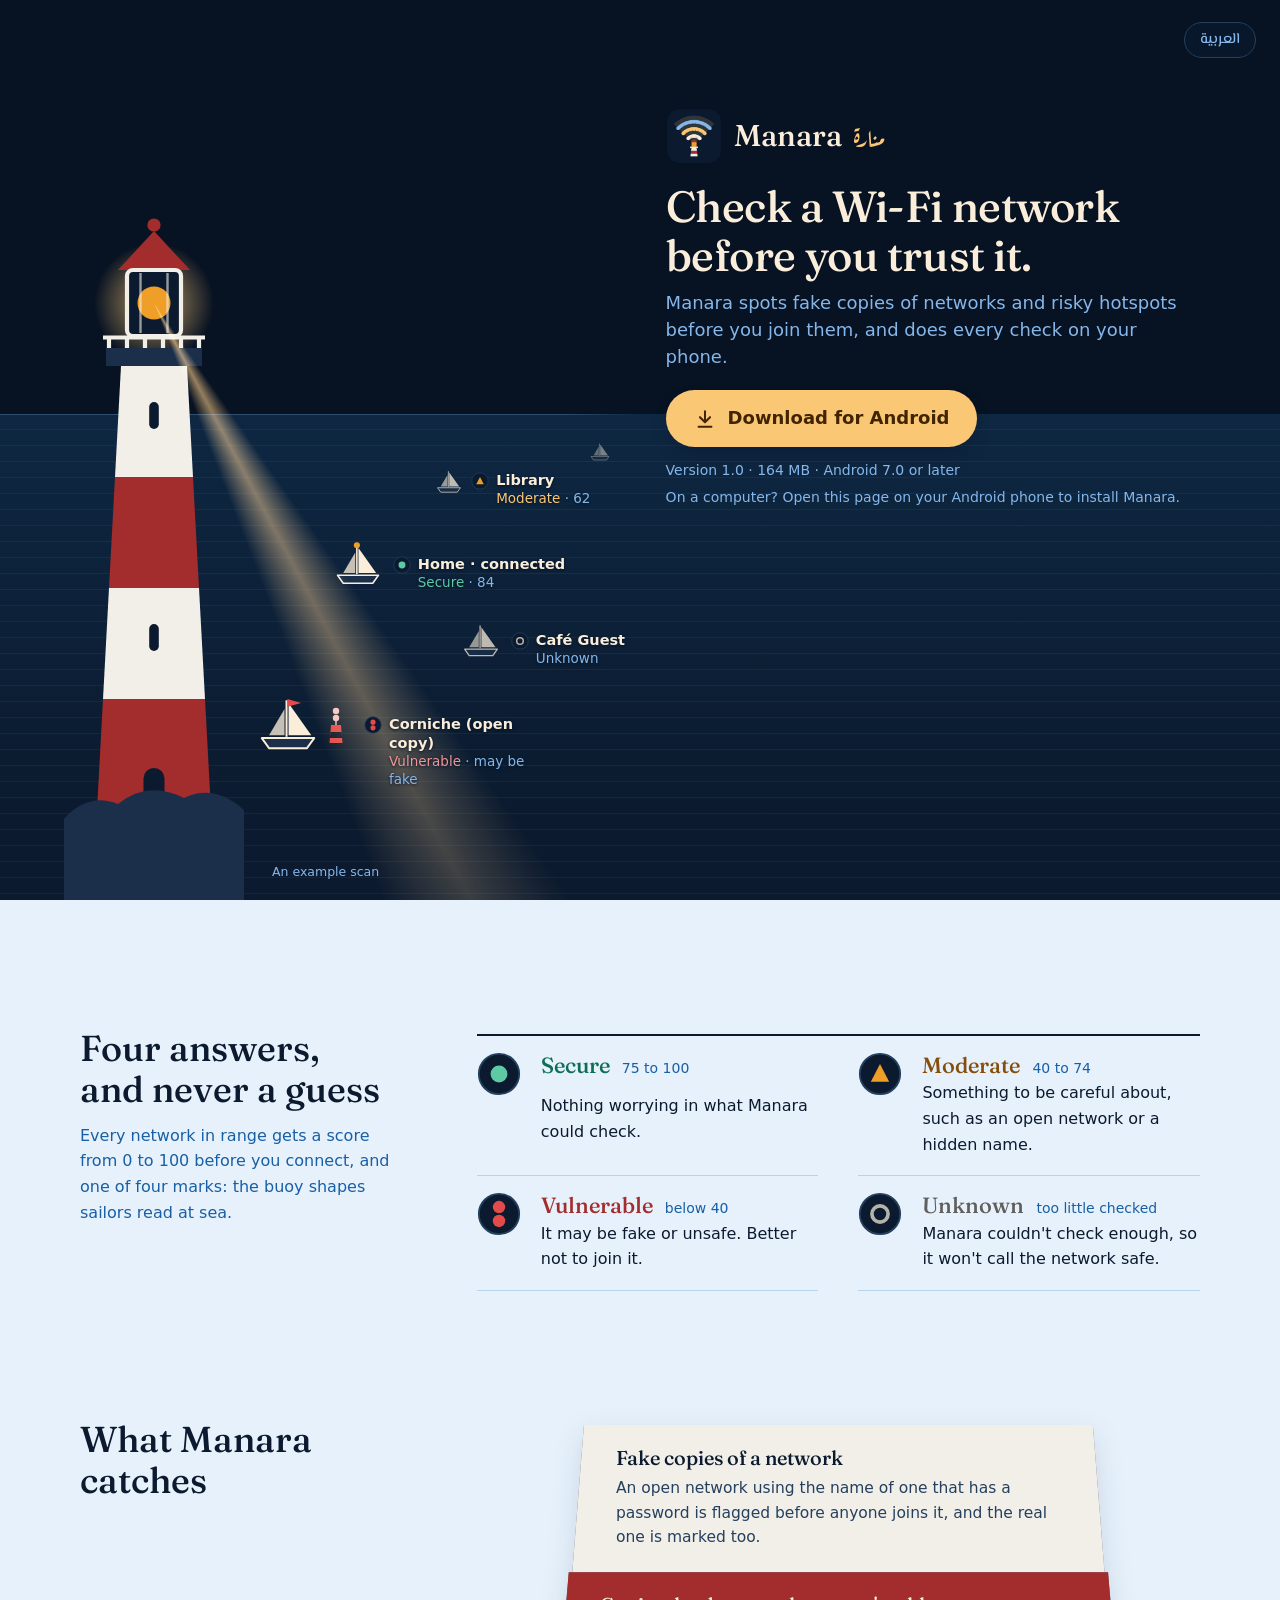
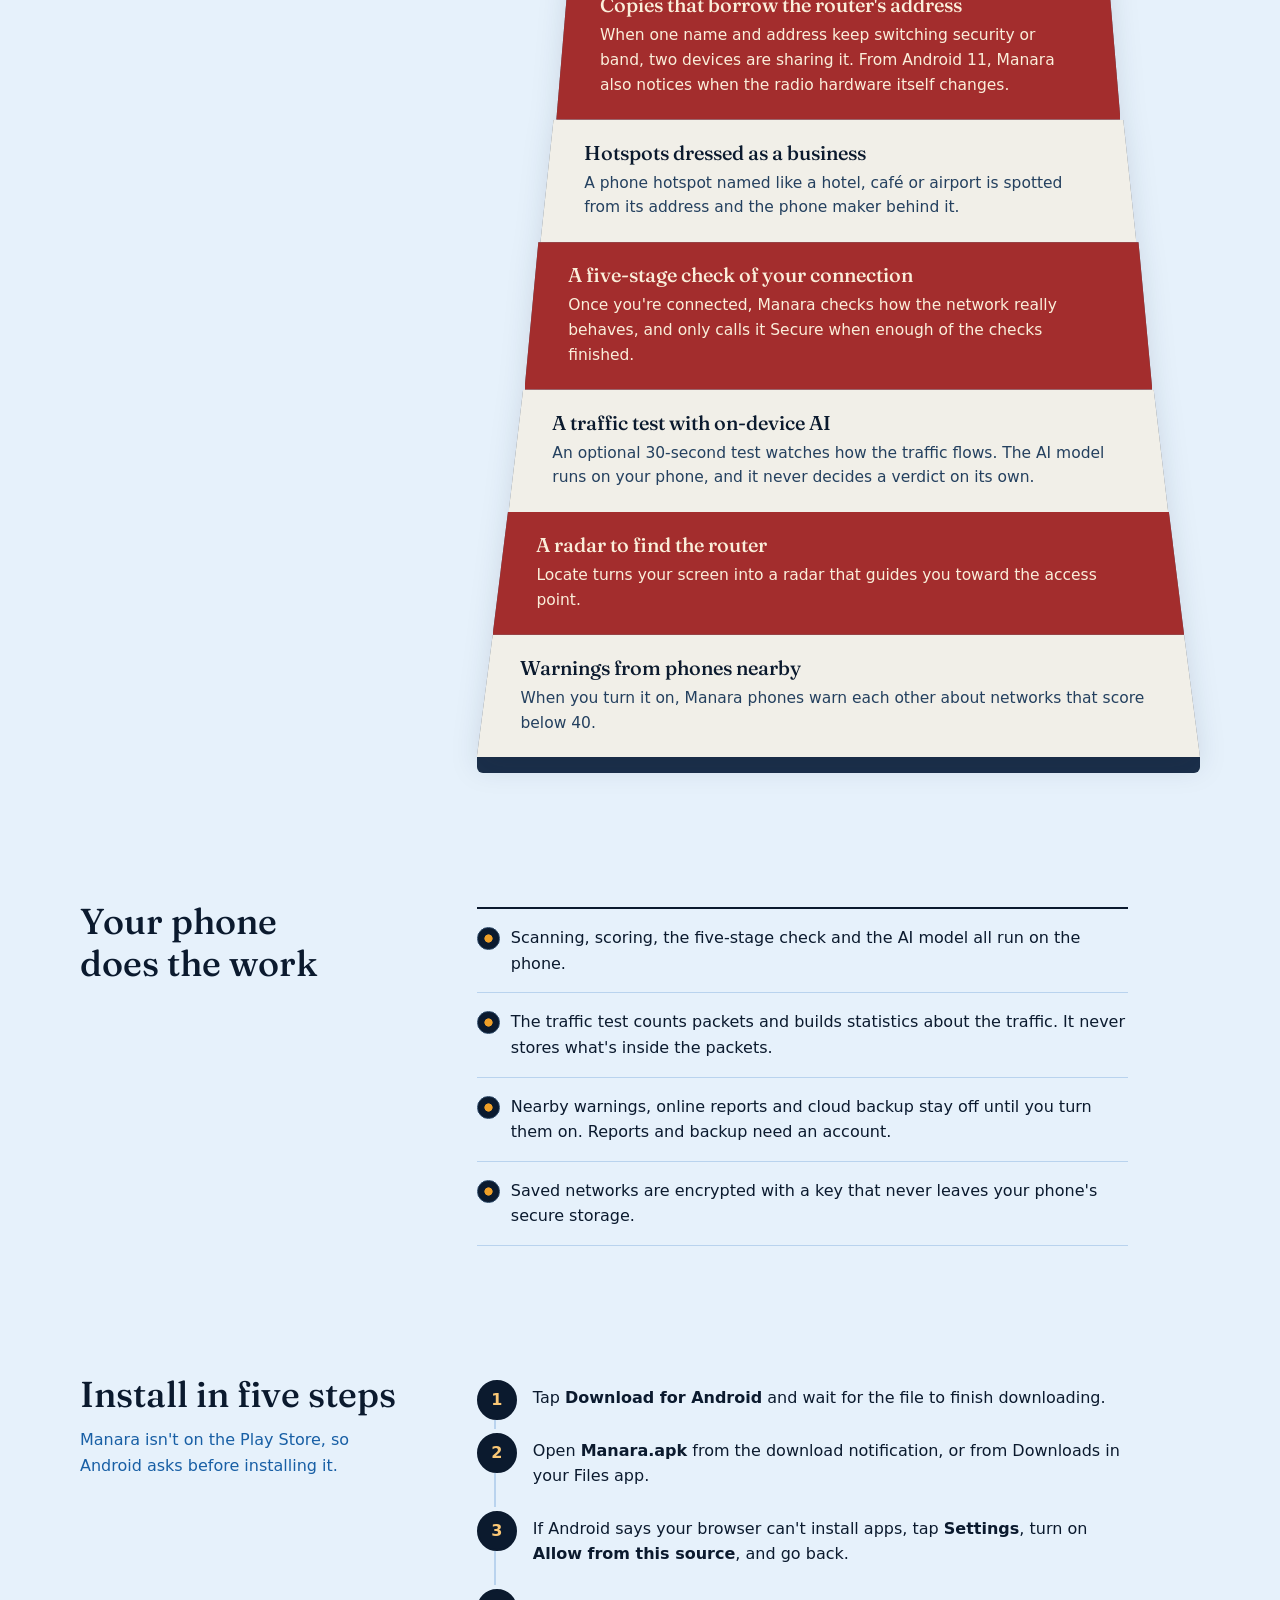
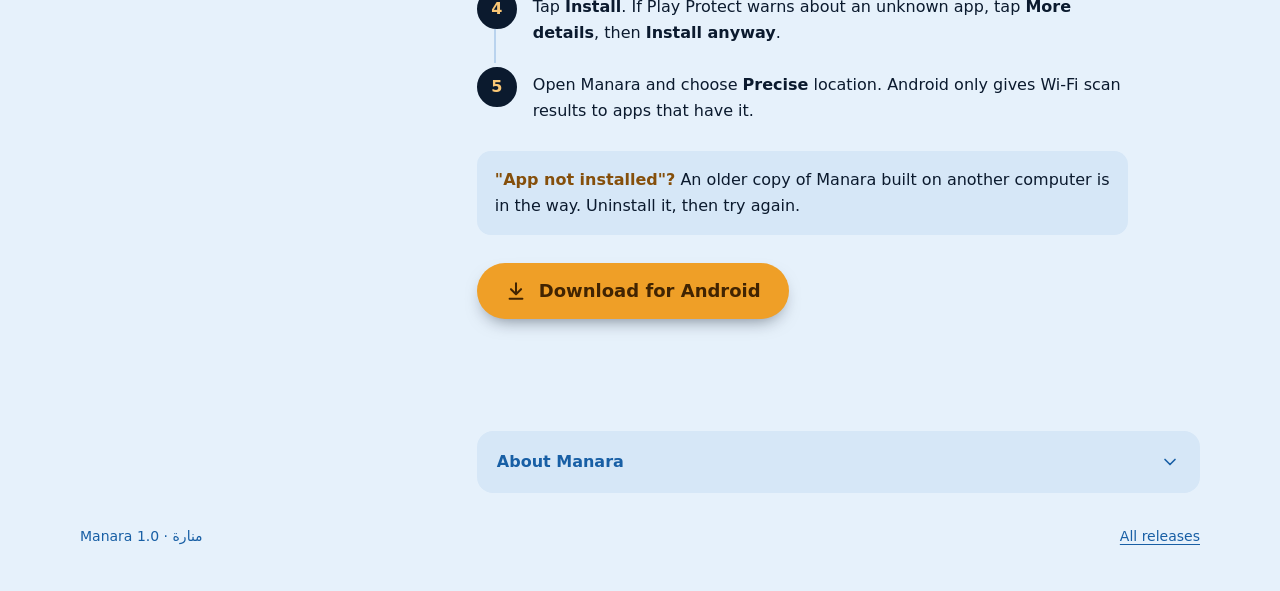
<file: index.html>
<!doctype html>
<html lang="en" dir="ltr">
<head>
  <meta charset="utf-8" />
  <meta name="viewport" content="width=device-width, initial-scale=1" />
  <title>Manara: check a Wi-Fi network before you trust it</title>
  <meta name="description" content="Manara is a Wi-Fi security scanner for Android. It spots fake copies of networks and risky hotspots before you join, and does every check on your phone." />
  <meta name="theme-color" content="#071222" />
  <link rel="icon" type="image/png" href="logo.png" />
  <script>
    // Open in the phone's language. A choice made with the language switch wins.
    (function () {
      var saved = null;
      try { saved = localStorage.getItem("manara-lang"); } catch (e) {}
      if (saved === "en") return;
      var lang = (navigator.languages && navigator.languages[0]) || navigator.language || "";
      if (saved === "ar" || /^ar(-|$)/i.test(lang)) location.replace("ar.html" + location.hash);
    })();
  </script>
  <link rel="preload" href="fonts/fraunces-500.woff" as="font" type="font/woff" crossorigin />
  <link rel="stylesheet" href="style.css" />
</head>
<body>
  <svg width="0" height="0" style="position:absolute" aria-hidden="true" focusable="false">
    <defs>
      <symbol id="boat" viewBox="0 0 44 40">
        <path d="M21 5v25" stroke="currentColor" stroke-width="1.4" />
        <path d="M22.4 7 22.4 29H38Z" fill="currentColor" />
        <path d="M19.6 11 19.6 29H9Z" fill="currentColor" opacity=".78" />
        <path d="M4 31h36l-5 7H9Z" fill="#1B2F4A" stroke="currentColor" stroke-width="1.4" stroke-linejoin="round" />
      </symbol>
      <symbol id="m-secure" viewBox="0 0 24 24"><circle cx="12" cy="12" r="11" fill="#0B1A2E" stroke="#24405F" /><circle cx="12" cy="12" r="4.6" fill="#5DCAA5" /></symbol>
      <symbol id="m-moderate" viewBox="0 0 24 24"><circle cx="12" cy="12" r="11" fill="#0B1A2E" stroke="#24405F" /><path d="M12 6.6 17 16.2H7Z" fill="#EF9F27" /></symbol>
      <symbol id="m-vulnerable" viewBox="0 0 24 24"><circle cx="12" cy="12" r="11" fill="#0B1A2E" stroke="#24405F" /><circle cx="12" cy="8.2" r="3.4" fill="#E24B4A" /><circle cx="12" cy="15.8" r="3.4" fill="#E24B4A" /></symbol>
      <symbol id="m-unknown" viewBox="0 0 24 24"><circle cx="12" cy="12" r="11" fill="#0B1A2E" stroke="#24405F" /><circle cx="12" cy="12" r="4.4" fill="none" stroke="#B4B2A9" stroke-width="2" /></symbol>
      <symbol id="i-download" viewBox="0 0 24 24"><path d="M12 3.5v11.5M6.5 10l5.5 5.5 5.5-5.5M5 20.5h14" fill="none" stroke="currentColor" stroke-width="2.2" stroke-linecap="round" stroke-linejoin="round" /></symbol>
      <symbol id="i-chevron" viewBox="0 0 24 24"><path d="m6 9 6 6 6-6" fill="none" stroke="currentColor" stroke-width="2" stroke-linecap="round" stroke-linejoin="round" /></symbol>
    </defs>
  </svg>

  <header class="hero">
    <a class="lang-switch" href="ar.html" lang="ar" hreflang="ar" data-lang="ar">العربية</a>
    <figure class="scene">
      <div class="art" aria-hidden="true">
        <div class="sea"></div>
        <svg class="lighthouse" viewBox="0 0 60 240">
          <defs><radialGradient id="glow"><stop offset="0" stop-color="#FAC775" stop-opacity=".75" /><stop offset="1" stop-color="#FAC775" stop-opacity="0" /></radialGradient></defs>
          <circle cx="30" cy="41" r="20" fill="url(#glow)" />
          <path d="M18 30 30 17 42 30Z" fill="#A32D2D" /><circle cx="30" cy="15" r="2.2" fill="#A32D2D" />
          <rect x="21" y="30" width="18" height="22" rx="2" fill="#0B1A2E" stroke="#F1EFE8" stroke-width="1.4" />
          <circle cx="30" cy="41" r="5.5" fill="#EF9F27" />
          <path d="M25.5 31v20M34.5 31v20" stroke="#F1EFE8" stroke-width=".8" opacity=".6" />
          <path d="M13 52.5h34M15 52.5v4M21 52.5v4M27 52.5v4M33 52.5v4M39 52.5v4M45 52.5v4" stroke="#F1EFE8" stroke-width="1.4" />
          <rect x="14" y="56" width="32" height="6" fill="#1B2F4A" />
          <path d="M19 62h22l2 37H17Z" fill="#F1EFE8" />
          <path d="M17 99h26l2 37H15Z" fill="#A32D2D" />
          <path d="M15 136h30l2 37H13Z" fill="#F1EFE8" />
          <path d="M13 173h34l2 37H11Z" fill="#A32D2D" />
          <rect x="28.4" y="74" width="3.2" height="9" rx="1.6" fill="#0B1A2E" /><rect x="28.4" y="148" width="3.2" height="9" rx="1.6" fill="#0B1A2E" />
          <rect x="26.5" y="196" width="7" height="14" rx="3.5" fill="#0B1A2E" />
          <path d="M0 240v-27q8-9 18-5 10-8 22-2 10-5 20 4v30Z" fill="#1B2F4A" />
        </svg>
        <svg class="boat far b-far" viewBox="0 0 44 40"><use href="#boat" /></svg>
        <svg class="boat mid b-library" viewBox="0 0 44 40"><use href="#boat" /></svg>
        <svg class="boat b-home" viewBox="0 0 44 40"><use href="#boat" /><circle cx="21" cy="4.6" r="2.7" fill="#EF9F27" /></svg>
        <svg class="boat mid b-cafe" viewBox="0 0 44 40"><use href="#boat" /></svg>
        <svg class="boat b-copy" viewBox="0 0 44 40"><use href="#boat" /><path d="M21.6 4.2 31 6.8l-9.4 2.6Z" fill="#E24B4A" /></svg>
        <svg class="buoy b-buoy" viewBox="0 0 16 40"><circle cx="8" cy="4" r="3.2" fill="#F7C1C1" /><circle cx="8" cy="11" r="3.2" fill="#F7C1C1" /><path d="M8 14v4" stroke="#F7C1C1" stroke-width="1.4" /><path d="M3 18h10l1.5 18h-13Z" fill="#E24B4A" /><path d="M2.4 25h11.2l.5 6H1.9Z" fill="#0B1A2E" /></svg>
        <div class="beam"></div>
      </div>
      <ul class="tags" aria-hidden="true">
        <li class="tag t-library"><svg><use href="#m-moderate" /></svg><span><b>Library</b><span class="v-moderate">Moderate</span> · <span class="num">62</span></span></li>
        <li class="tag t-home"><svg><use href="#m-secure" /></svg><span><b>Home · connected</b><span class="v-secure">Secure</span> · <span class="num">84</span></span></li>
        <li class="tag t-cafe"><svg><use href="#m-unknown" /></svg><span><b>Café Guest</b>Unknown</span></li>
        <li class="tag t-copy"><svg><use href="#m-vulnerable" /></svg><span><b>Corniche (open copy)</b><span class="v-vulnerable">Vulnerable</span> · may be fake</span></li>
      </ul>
      <figcaption>An example scan<span class="sr-only">: Manara's beam passes over networks drawn as boats. Home is Secure, the Library is Moderate, Café Guest is Unknown, and an open copy of Corniche is Vulnerable because it may be fake.</span></figcaption>
    </figure>
  </header>

  <main>
    <div class="gallery wrap">
      <div class="railing" aria-hidden="true"></div>
      <div class="card">
        <p class="lockup"><img src="logo.png" alt="" width="56" height="56" /><span lang="en">Manara</span><span lang="ar">منارة</span></p>
        <h1>Check a Wi-Fi network before you trust it.</h1>
        <p class="lede lede-short">Every check runs on your phone.</p>
        <p class="lede lede-long">Manara spots fake copies of networks and risky hotspots before you join them, and does every check on your phone.</p>
        <a class="download" href="https://github.com/MohammedAbdullah26/manara-website/releases/latest/download/Manara.apk" type="application/vnd.android.package-archive">
          <svg aria-hidden="true"><use href="#i-download" /></svg>Download for Android
        </a>
        <!-- UPDATE when a new APK is released: version and size (also in ar.html). -->
        <p class="meta">Version <span class="num">1.0</span> · <span class="num">164</span> MB · Android <span class="num">7.0</span> or later</p>
        <p class="hint">On a computer? Open this page on your Android phone to install Manara.</p>
      </div>
    </div>

    <section class="wrap" aria-labelledby="answers">
      <div class="head">
        <h2 id="answers">Four answers, and never a guess</h2>
        <p class="intro">Every network in range gets a score from 0 to 100 before you connect, and one of four marks: the buoy shapes sailors read at sea.</p>
      </div>
      <div class="content">
        <ul class="legend">
          <li class="secure"><svg aria-hidden="true"><use href="#m-secure" /></svg><h3>Secure <small class="num">75 to 100</small></h3><p>Nothing worrying in what Manara could check.</p></li>
          <li class="moderate"><svg aria-hidden="true"><use href="#m-moderate" /></svg><h3>Moderate <small class="num">40 to 74</small></h3><p>Something to be careful about, such as an open network or a hidden name.</p></li>
          <li class="vulnerable"><svg aria-hidden="true"><use href="#m-vulnerable" /></svg><h3>Vulnerable <small class="num">below 40</small></h3><p>It may be fake or unsafe. Better not to join it.</p></li>
          <li class="unknown"><svg aria-hidden="true"><use href="#m-unknown" /></svg><h3>Unknown <small>too little checked</small></h3><p>Manara couldn't check enough, so it won't call the network safe.</p></li>
        </ul>
      </div>
    </section>

    <section class="wrap" aria-labelledby="catches">
      <div class="head">
        <h2 id="catches">What Manara catches</h2>
      </div>
      <div class="content">
        <ul class="tower">
          <li style="--i:1"><h3>Fake copies of a network</h3><p>An open network using the name of one that has a password is flagged before anyone joins it, and the real one is marked too.</p></li>
          <li style="--i:2"><h3>Copies that borrow the router's address</h3><p>When one name and address keep switching security or band, two devices are sharing it. From Android 11, Manara also notices when the radio hardware itself changes.</p></li>
          <li style="--i:3"><h3>Hotspots dressed as a business</h3><p>A phone hotspot named like a hotel, café or airport is spotted from its address and the phone maker behind it.</p></li>
          <li style="--i:4"><h3>A five-stage check of your connection</h3><p>Once you're connected, Manara checks how the network really behaves, and only calls it Secure when enough of the checks finished.</p></li>
          <li style="--i:5"><h3>A traffic test with on-device AI</h3><p>An optional 30-second test watches how the traffic flows. The AI model runs on your phone, and it never decides a verdict on its own.</p></li>
          <li style="--i:6"><h3>A radar to find the router</h3><p>Locate turns your screen into a radar that guides you toward the access point.</p></li>
          <li style="--i:7"><h3>Warnings from phones nearby</h3><p>When you turn it on, Manara phones warn each other about networks that score below 40.</p></li>
        </ul>
        <div class="tower-base" aria-hidden="true"></div>
      </div>
    </section>

    <section class="wrap" aria-labelledby="privacy">
      <div class="head">
        <h2 id="privacy">Your phone does the work</h2>
      </div>
      <div class="content">
        <ul class="facts">
          <li>Scanning, scoring, the five-stage check and the AI model all run on the phone.</li>
          <li>The traffic test counts packets and builds statistics about the traffic. It never stores what's inside the packets.</li>
          <li>Nearby warnings, online reports and cloud backup stay off until you turn them on. Reports and backup need an account.</li>
          <li>Saved networks are encrypted with a key that never leaves your phone's secure storage.</li>
        </ul>
      </div>
    </section>

    <section class="wrap" aria-labelledby="install">
      <div class="head">
        <h2 id="install">Install in five steps</h2>
        <p class="intro">Manara isn't on the Play Store, so Android asks before installing it.</p>
      </div>
      <div class="content">
        <ol class="steps">
          <li><p>Tap <strong>Download for Android</strong> and wait for the file to finish downloading.</p></li>
          <li><p>Open <strong>Manara.apk</strong> from the download notification, or from Downloads in your Files app.</p></li>
          <li><p>If Android says your browser can't install apps, tap <strong>Settings</strong>, turn on <strong>Allow from this source</strong>, and go back.</p></li>
          <li><p>Tap <strong>Install</strong>. If Play Protect warns about an unknown app, tap <strong>More details</strong>, then <strong>Install anyway</strong>.</p></li>
          <li><p>Open Manara and choose <strong>Precise</strong> location. Android only gives Wi-Fi scan results to apps that have it.</p></li>
        </ol>
        <p class="note"><strong>"App not installed"?</strong> An older copy of Manara built on another computer is in the way. Uninstall it, then try again.</p>
        <a class="download close" href="https://github.com/MohammedAbdullah26/manara-website/releases/latest/download/Manara.apk" type="application/vnd.android.package-archive">
          <svg aria-hidden="true"><use href="#i-download" /></svg>Download for Android
        </a>
      </div>
    </section>

    <div class="wrap about">
      <details class="fog">
        <summary>About Manara<svg aria-hidden="true"><use href="#i-chevron" /></svg></summary>
        <div class="body">
          <p>Manara is a Senior Design Project (<span class="num">2026</span>) by team SDP-G25 at Qatar University, Department of Computer Science and Engineering, College of Engineering.</p>
          <p>Supervisor: Dr. Mucahid Kutlu</p>
          <p>Team:</p>
          <ul>
            <li>Mohammed Abdullah</li>
            <li>Elfadil Ahmed</li>
            <li>Ahmed Laghdaf</li>
            <li>Faisal Bu-Shawareb</li>
          </ul>
        </div>
      </details>
    </div>
  </main>

  <footer class="wrap">
    <span>Manara <span class="num">1.0</span> · <span lang="ar">منارة</span></span>
    <a href="https://github.com/MohammedAbdullah26/manara-website/releases">All releases</a>
  </footer>

  <script>
    if (!/Android/i.test(navigator.userAgent)) document.documentElement.classList.add("not-android");
    // Remember the language the visitor picks.
    document.querySelectorAll("[data-lang]").forEach(function (a) {
      a.addEventListener("click", function () { try { localStorage.setItem("manara-lang", a.dataset.lang); } catch (e) {} });
    });
  </script>
</body>
</html>
</file>
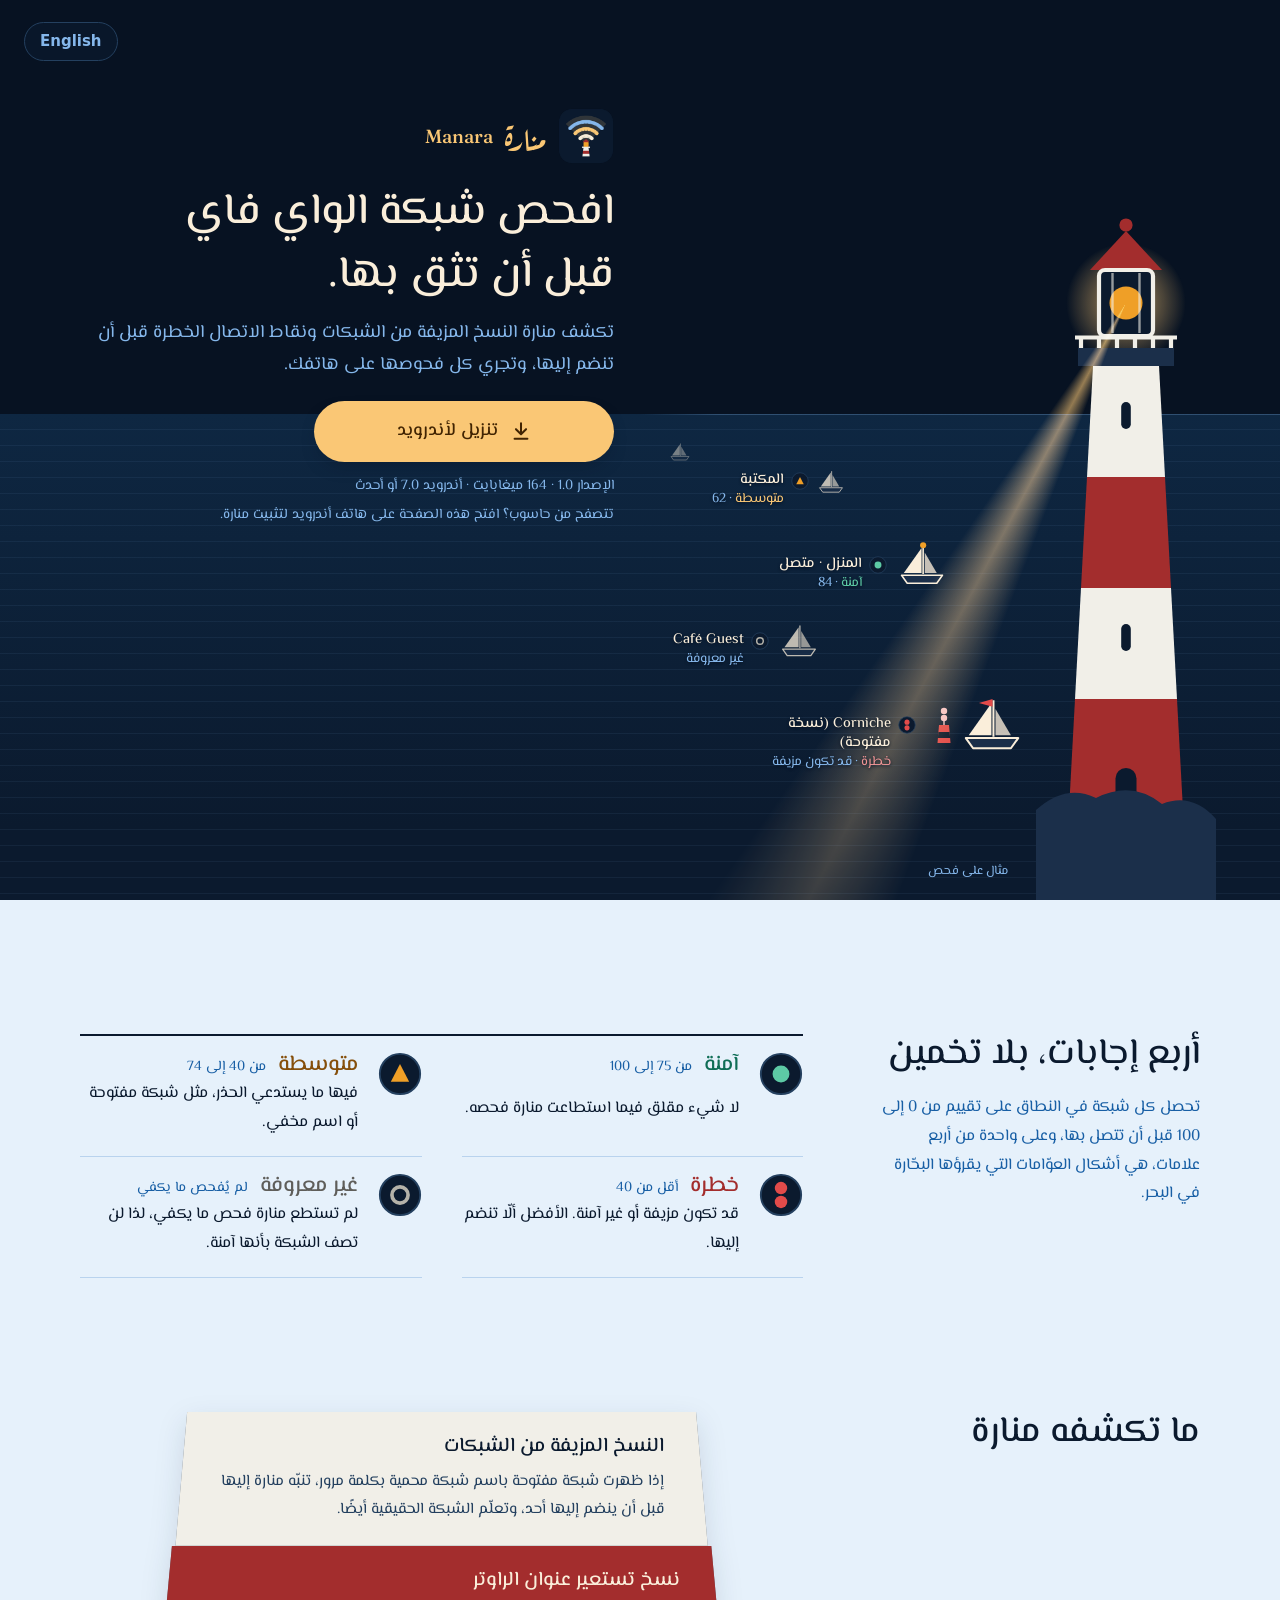
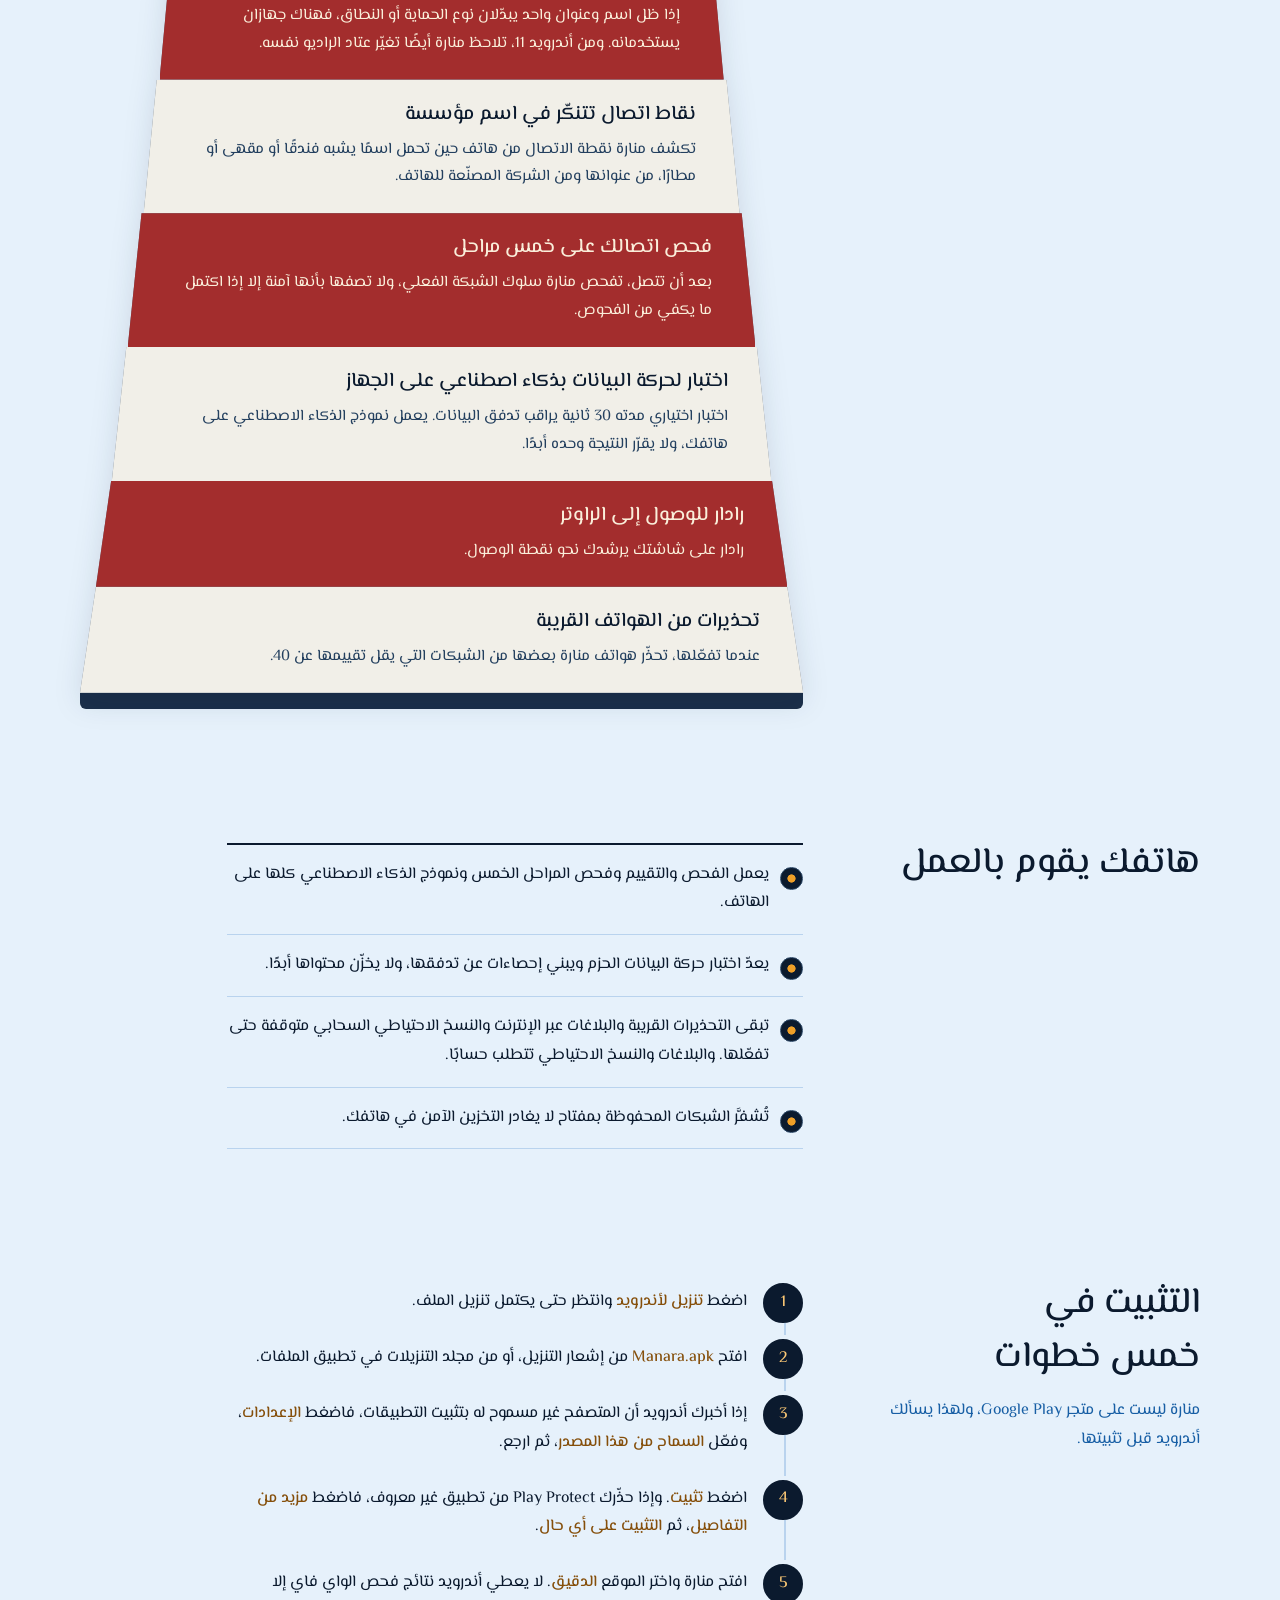
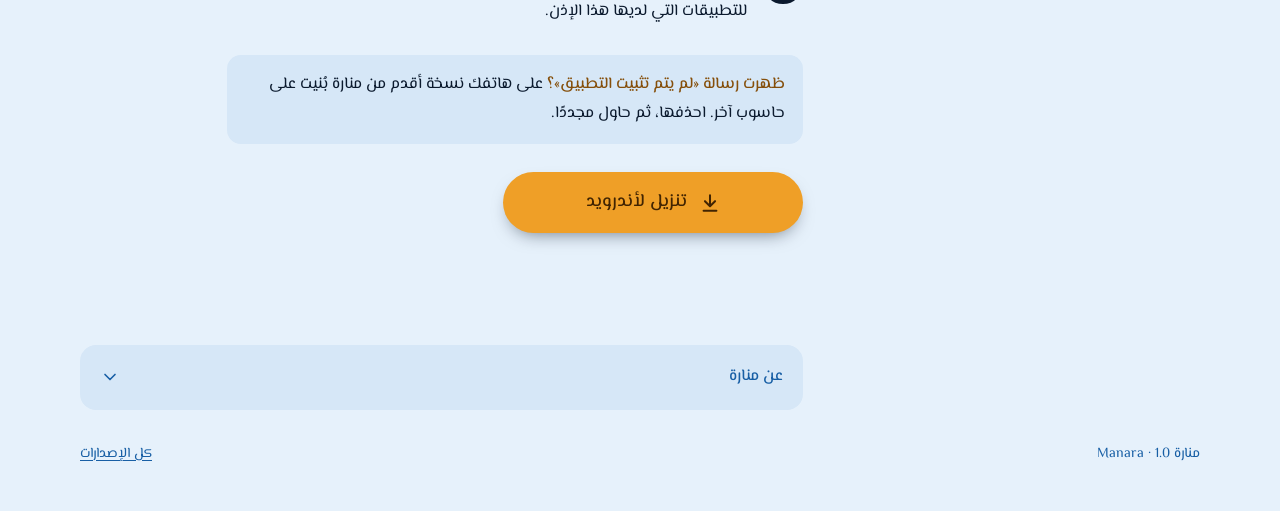
<file: ar.html>
<!doctype html>
<html lang="ar" dir="rtl">
<head>
  <meta charset="utf-8" />
  <meta name="viewport" content="width=device-width, initial-scale=1" />
  <title>منارة: افحص شبكة الواي&nbsp;فاي قبل أن تثق بها</title>
  <meta name="description" content="منارة تطبيق أندرويد لفحص أمان شبكات الواي&nbsp;فاي. تكشف النسخ المزيفة من الشبكات ونقاط الاتصال الخطرة قبل أن تنضم إليها، وتجري كل فحوصها على هاتفك." />
  <meta name="theme-color" content="#071222" />
  <link rel="icon" type="image/png" href="logo.png" />
  <link rel="preload" href="fonts/elmessiri-400.woff" as="font" type="font/woff" crossorigin />
  <link rel="stylesheet" href="style.css" />
</head>
<body>
  <svg width="0" height="0" style="position:absolute" aria-hidden="true" focusable="false">
    <defs>
      <symbol id="boat" viewBox="0 0 44 40">
        <path d="M21 5v25" stroke="currentColor" stroke-width="1.4" />
        <path d="M22.4 7 22.4 29H38Z" fill="currentColor" />
        <path d="M19.6 11 19.6 29H9Z" fill="currentColor" opacity=".78" />
        <path d="M4 31h36l-5 7H9Z" fill="#1B2F4A" stroke="currentColor" stroke-width="1.4" stroke-linejoin="round" />
      </symbol>
      <symbol id="m-secure" viewBox="0 0 24 24"><circle cx="12" cy="12" r="11" fill="#0B1A2E" stroke="#24405F" /><circle cx="12" cy="12" r="4.6" fill="#5DCAA5" /></symbol>
      <symbol id="m-moderate" viewBox="0 0 24 24"><circle cx="12" cy="12" r="11" fill="#0B1A2E" stroke="#24405F" /><path d="M12 6.6 17 16.2H7Z" fill="#EF9F27" /></symbol>
      <symbol id="m-vulnerable" viewBox="0 0 24 24"><circle cx="12" cy="12" r="11" fill="#0B1A2E" stroke="#24405F" /><circle cx="12" cy="8.2" r="3.4" fill="#E24B4A" /><circle cx="12" cy="15.8" r="3.4" fill="#E24B4A" /></symbol>
      <symbol id="m-unknown" viewBox="0 0 24 24"><circle cx="12" cy="12" r="11" fill="#0B1A2E" stroke="#24405F" /><circle cx="12" cy="12" r="4.4" fill="none" stroke="#B4B2A9" stroke-width="2" /></symbol>
      <symbol id="i-download" viewBox="0 0 24 24"><path d="M12 3.5v11.5M6.5 10l5.5 5.5 5.5-5.5M5 20.5h14" fill="none" stroke="currentColor" stroke-width="2.2" stroke-linecap="round" stroke-linejoin="round" /></symbol>
      <symbol id="i-chevron" viewBox="0 0 24 24"><path d="m6 9 6 6 6-6" fill="none" stroke="currentColor" stroke-width="2" stroke-linecap="round" stroke-linejoin="round" /></symbol>
    </defs>
  </svg>

  <header class="hero">
    <a class="lang-switch" href="index.html" lang="en" hreflang="en" data-lang="en">English</a>
    <figure class="scene">
      <div class="art" aria-hidden="true">
        <div class="sea"></div>
        <svg class="lighthouse" viewBox="0 0 60 240">
          <defs><radialGradient id="glow"><stop offset="0" stop-color="#FAC775" stop-opacity=".75" /><stop offset="1" stop-color="#FAC775" stop-opacity="0" /></radialGradient></defs>
          <circle cx="30" cy="41" r="20" fill="url(#glow)" />
          <path d="M18 30 30 17 42 30Z" fill="#A32D2D" /><circle cx="30" cy="15" r="2.2" fill="#A32D2D" />
          <rect x="21" y="30" width="18" height="22" rx="2" fill="#0B1A2E" stroke="#F1EFE8" stroke-width="1.4" />
          <circle cx="30" cy="41" r="5.5" fill="#EF9F27" />
          <path d="M25.5 31v20M34.5 31v20" stroke="#F1EFE8" stroke-width=".8" opacity=".6" />
          <path d="M13 52.5h34M15 52.5v4M21 52.5v4M27 52.5v4M33 52.5v4M39 52.5v4M45 52.5v4" stroke="#F1EFE8" stroke-width="1.4" />
          <rect x="14" y="56" width="32" height="6" fill="#1B2F4A" />
          <path d="M19 62h22l2 37H17Z" fill="#F1EFE8" />
          <path d="M17 99h26l2 37H15Z" fill="#A32D2D" />
          <path d="M15 136h30l2 37H13Z" fill="#F1EFE8" />
          <path d="M13 173h34l2 37H11Z" fill="#A32D2D" />
          <rect x="28.4" y="74" width="3.2" height="9" rx="1.6" fill="#0B1A2E" /><rect x="28.4" y="148" width="3.2" height="9" rx="1.6" fill="#0B1A2E" />
          <rect x="26.5" y="196" width="7" height="14" rx="3.5" fill="#0B1A2E" />
          <path d="M0 240v-27q8-9 18-5 10-8 22-2 10-5 20 4v30Z" fill="#1B2F4A" />
        </svg>
        <svg class="boat far b-far" viewBox="0 0 44 40"><use href="#boat" /></svg>
        <svg class="boat mid b-library" viewBox="0 0 44 40"><use href="#boat" /></svg>
        <svg class="boat b-home" viewBox="0 0 44 40"><use href="#boat" /><circle cx="21" cy="4.6" r="2.7" fill="#EF9F27" /></svg>
        <svg class="boat mid b-cafe" viewBox="0 0 44 40"><use href="#boat" /></svg>
        <svg class="boat b-copy" viewBox="0 0 44 40"><use href="#boat" /><path d="M21.6 4.2 31 6.8l-9.4 2.6Z" fill="#E24B4A" /></svg>
        <svg class="buoy b-buoy" viewBox="0 0 16 40"><circle cx="8" cy="4" r="3.2" fill="#F7C1C1" /><circle cx="8" cy="11" r="3.2" fill="#F7C1C1" /><path d="M8 14v4" stroke="#F7C1C1" stroke-width="1.4" /><path d="M3 18h10l1.5 18h-13Z" fill="#E24B4A" /><path d="M2.4 25h11.2l.5 6H1.9Z" fill="#0B1A2E" /></svg>
        <div class="beam"></div>
      </div>
      <ul class="tags" aria-hidden="true">
        <li class="tag t-library"><svg><use href="#m-moderate" /></svg><span><b>المكتبة</b><span class="v-moderate">متوسطة</span> · <span class="num">62</span></span></li>
        <li class="tag t-home"><svg><use href="#m-secure" /></svg><span><b>المنزل · متصل</b><span class="v-secure">آمنة</span> · <span class="num">84</span></span></li>
        <li class="tag t-cafe"><svg><use href="#m-unknown" /></svg><span><b><bdi>Café Guest</bdi></b>غير معروفة</span></li>
        <li class="tag t-copy"><svg><use href="#m-vulnerable" /></svg><span><b><bdi>Corniche</bdi> (نسخة مفتوحة)</b><span class="v-vulnerable">خطرة</span> · قد تكون مزيفة</span></li>
      </ul>
      <figcaption>مثال على فحص<span class="sr-only">: يمرّ شعاع منارة فوق شبكات مرسومة كقوارب. شبكة المنزل آمنة، والمكتبة متوسطة، وشبكة Café Guest غير معروفة، ونسخة مفتوحة من Corniche خطرة لأنها قد تكون مزيفة.</span></figcaption>
    </figure>
  </header>

  <main>
    <div class="gallery wrap">
      <div class="railing" aria-hidden="true"></div>
      <div class="card">
        <p class="lockup"><img src="logo.png" alt="" width="56" height="56" /><span lang="ar">منارة</span><span lang="en">Manara</span></p>
        <h1>افحص شبكة الواي&nbsp;فاي قبل أن تثق بها.</h1>
        <p class="lede lede-short">كل الفحوص تجري على هاتفك.</p>
        <p class="lede lede-long">تكشف منارة النسخ المزيفة من الشبكات ونقاط الاتصال الخطرة قبل أن تنضم إليها، وتجري كل فحوصها على هاتفك.</p>
        <a class="download" href="https://github.com/MohammedAbdullah26/manara-website/releases/latest/download/Manara.apk" type="application/vnd.android.package-archive">
          <svg aria-hidden="true"><use href="#i-download" /></svg>تنزيل لأندرويد
        </a>
        <!-- UPDATE when a new APK is released: version and size (also in index.html). -->
        <p class="meta">الإصدار <span class="num">1.0</span> · <span class="num">164</span> ميغابايت · أندرويد <span class="num">7.0</span> أو أحدث</p>
        <p class="hint">تتصفح من حاسوب؟ افتح هذه الصفحة على هاتف أندرويد لتثبيت منارة.</p>
      </div>
    </div>

    <section class="wrap" aria-labelledby="answers">
      <div class="head">
        <h2 id="answers">أربع إجابات، بلا تخمين</h2>
        <p class="intro">تحصل كل شبكة في النطاق على تقييم من 0 إلى 100 قبل أن تتصل بها، وعلى واحدة من أربع علامات، هي أشكال العوّامات التي يقرؤها البحّارة في البحر.</p>
      </div>
      <div class="content">
        <ul class="legend">
          <li class="secure"><svg aria-hidden="true"><use href="#m-secure" /></svg><h3>آمنة <small class="num">من 75 إلى 100</small></h3><p>لا شيء مقلق فيما استطاعت منارة فحصه.</p></li>
          <li class="moderate"><svg aria-hidden="true"><use href="#m-moderate" /></svg><h3>متوسطة <small class="num">من 40 إلى 74</small></h3><p>فيها ما يستدعي الحذر، مثل شبكة مفتوحة أو اسم مخفي.</p></li>
          <li class="vulnerable"><svg aria-hidden="true"><use href="#m-vulnerable" /></svg><h3>خطرة <small class="num">أقل من 40</small></h3><p>قد تكون مزيفة أو غير آمنة. الأفضل ألّا تنضم إليها.</p></li>
          <li class="unknown"><svg aria-hidden="true"><use href="#m-unknown" /></svg><h3>غير معروفة <small>لم يُفحص ما يكفي</small></h3><p>لم تستطع منارة فحص ما يكفي، لذا لن تصف الشبكة بأنها آمنة.</p></li>
        </ul>
      </div>
    </section>

    <section class="wrap" aria-labelledby="catches">
      <div class="head">
        <h2 id="catches">ما تكشفه منارة</h2>
      </div>
      <div class="content">
        <ul class="tower">
          <li style="--i:1"><h3>النسخ المزيفة من الشبكات</h3><p>إذا ظهرت شبكة مفتوحة باسم شبكة محمية بكلمة مرور، تنبّه منارة إليها قبل أن ينضم إليها أحد، وتعلّم الشبكة الحقيقية أيضًا.</p></li>
          <li style="--i:2"><h3>نسخ تستعير عنوان الراوتر</h3><p>إذا ظل اسم وعنوان واحد يبدّلان نوع الحماية أو النطاق، فهناك جهازان يستخدمانه. ومن أندرويد 11، تلاحظ منارة أيضًا تغيّر عتاد الراديو نفسه.</p></li>
          <li style="--i:3"><h3>نقاط اتصال تتنكّر في اسم مؤسسة</h3><p>تكشف منارة نقطة الاتصال من هاتف حين تحمل اسمًا يشبه فندقًا أو مقهى أو مطارًا، من عنوانها ومن الشركة المصنّعة للهاتف.</p></li>
          <li style="--i:4"><h3>فحص اتصالك على خمس مراحل</h3><p>بعد أن تتصل، تفحص منارة سلوك الشبكة الفعلي، ولا تصفها بأنها آمنة إلا إذا اكتمل ما يكفي من الفحوص.</p></li>
          <li style="--i:5"><h3>اختبار لحركة البيانات بذكاء اصطناعي على الجهاز</h3><p>اختبار اختياري مدته 30 ثانية يراقب تدفق البيانات. يعمل نموذج الذكاء الاصطناعي على هاتفك، ولا يقرّر النتيجة وحده أبدًا.</p></li>
          <li style="--i:6"><h3>رادار للوصول إلى الراوتر</h3><p>رادار على شاشتك يرشدك نحو نقطة الوصول.</p></li>
          <li style="--i:7"><h3>تحذيرات من الهواتف القريبة</h3><p>عندما تفعّلها، تحذّر هواتف منارة بعضها من الشبكات التي يقل تقييمها عن 40.</p></li>
        </ul>
        <div class="tower-base" aria-hidden="true"></div>
      </div>
    </section>

    <section class="wrap" aria-labelledby="privacy">
      <div class="head">
        <h2 id="privacy">هاتفك يقوم بالعمل</h2>
      </div>
      <div class="content">
        <ul class="facts">
          <li>يعمل الفحص والتقييم وفحص المراحل الخمس ونموذج الذكاء الاصطناعي كلها على الهاتف.</li>
          <li>يعدّ اختبار حركة البيانات الحزم ويبني إحصاءات عن تدفقها، ولا يخزّن محتواها أبدًا.</li>
          <li>تبقى التحذيرات القريبة والبلاغات عبر الإنترنت والنسخ الاحتياطي السحابي متوقفة حتى تفعّلها. والبلاغات والنسخ الاحتياطي تتطلب حسابًا.</li>
          <li>تُشفَّر الشبكات المحفوظة بمفتاح لا يغادر التخزين الآمن في هاتفك.</li>
        </ul>
      </div>
    </section>

    <section class="wrap" aria-labelledby="install">
      <div class="head">
        <h2 id="install">التثبيت في خمس خطوات</h2>
        <p class="intro">منارة ليست على متجر Google Play، ولهذا يسألك أندرويد قبل تثبيتها.</p>
      </div>
      <div class="content">
        <ol class="steps">
          <li><p>اضغط <strong>تنزيل لأندرويد</strong> وانتظر حتى يكتمل تنزيل الملف.</p></li>
          <li><p>افتح <strong><bdi>Manara.apk</bdi></strong> من إشعار التنزيل، أو من مجلد التنزيلات في تطبيق الملفات.</p></li>
          <li><p>إذا أخبرك أندرويد أن المتصفح غير مسموح له بتثبيت التطبيقات، فاضغط <strong>الإعدادات</strong>، وفعّل <strong>السماح من هذا المصدر</strong>، ثم ارجع.</p></li>
          <li><p>اضغط <strong>تثبيت</strong>. وإذا حذّرك Play Protect من تطبيق غير معروف، فاضغط <strong>مزيد من التفاصيل</strong>، ثم <strong>التثبيت على أي حال</strong>.</p></li>
          <li><p>افتح منارة واختر الموقع <strong>الدقيق</strong>. لا يعطي أندرويد نتائج فحص الواي&nbsp;فاي إلا للتطبيقات التي لديها هذا الإذن.</p></li>
        </ol>
        <p class="note"><strong>ظهرت رسالة «لم يتم تثبيت التطبيق»؟</strong> على هاتفك نسخة أقدم من منارة بُنيت على حاسوب آخر. احذفها، ثم حاول مجددًا.</p>
        <a class="download close" href="https://github.com/MohammedAbdullah26/manara-website/releases/latest/download/Manara.apk" type="application/vnd.android.package-archive">
          <svg aria-hidden="true"><use href="#i-download" /></svg>تنزيل لأندرويد
        </a>
      </div>
    </section>

    <div class="wrap about">
      <details class="fog">
        <summary>عن منارة<svg aria-hidden="true"><use href="#i-chevron" /></svg></summary>
        <div class="body">
          <p>منارة مشروع تخرج (<span class="num">2026</span>) لفريق <bdi>SDP-G25</bdi> في جامعة قطر، قسم علوم وهندسة الحاسب، كلية الهندسة.</p>
          <p>المشرف: <bdi>Dr. Mucahid Kutlu</bdi></p>
          <p>الفريق:</p>
          <ul>
            <li><bdi>Mohammed Abdullah</bdi></li>
            <li><bdi>Elfadil Ahmed</bdi></li>
            <li><bdi>Ahmed Laghdaf</bdi></li>
            <li><bdi>Faisal Bu-Shawareb</bdi></li>
          </ul>
        </div>
      </details>
    </div>
  </main>

  <footer class="wrap">
    <span>منارة <span class="num">1.0</span> · <span lang="en">Manara</span></span>
    <a href="https://github.com/MohammedAbdullah26/manara-website/releases">كل الإصدارات</a>
  </footer>

  <script>
    if (!/Android/i.test(navigator.userAgent)) document.documentElement.classList.add("not-android");
    // Remember the language the visitor picks.
    document.querySelectorAll("[data-lang]").forEach(function (a) {
      a.addEventListener("click", function () { try { localStorage.setItem("manara-lang", a.dataset.lang); } catch (e) {} });
    });
  </script>
</body>
</html>
</file>
<file: style.css>
/* Manara download page. Shared by index.html (English) and ar.html (Arabic, right to left).
   Colours come from the app's ui/theme/Color.kt; fonts are the app's own, served from fonts/. */

@font-face { font-family: "Fraunces"; src: url("fonts/fraunces-500.woff") format("woff"); font-weight: 500; font-display: swap; }
@font-face { font-family: "El Messiri"; src: url("fonts/elmessiri-400.woff") format("woff"); font-weight: 400; font-display: swap; }
@font-face { font-family: "El Messiri"; src: url("fonts/elmessiri-500.woff") format("woff"); font-weight: 500 700; font-display: swap; }
@font-face { font-family: "Aref Ruqaa"; src: url("fonts/arefruqaa-wordmark.woff") format("woff"); font-weight: 400; font-display: block; }

:root {
  /* Fixed brand colours: the same by day and by night. */
  --navy: #0B1A2E;
  --navy-deep: #071222;
  --sea: #0E2742;
  --navy-raised: #1B2F4A;
  --cream: #F1EFE8;
  --brick: #A32D2D;
  --amber: #EF9F27;
  --gold: #FAC775;
  --warm: #FAEEDA;
  --sky-blue: #85B7EB;
  --amber-ink: #412402;
  --pale-red: #F7C1C1;
  --mark-secure: #5DCAA5;
  --mark-moderate: #EF9F27;
  --mark-vulnerable: #E24B4A;
  --mark-unknown: #B4B2A9;

  /* Day: known by the painted daymark. */
  --page: #E6F1FB;
  --panel: #FFFFFF;
  --band: #D6E7F7;
  --text: #0B1A2E;
  --text-2: #185FA5;
  --accent: #854F0B;
  --button: #EF9F27;
  --on-button: #412402;
  --rail: #0B1A2E;
  --hair: #B9D3EE;
  --fog: #D6E7F7;
  --v-secure: #0F6E56;
  --v-moderate: #854F0B;
  --v-vulnerable: #A32D2D;
  --v-unknown: #5F5E5A;

  --body: system-ui, -apple-system, "Segoe UI", Roboto, "Helvetica Neue", Arial, sans-serif;
  --title: "Fraunces", Georgia, serif;
  --measure: 680px;
  color-scheme: light;
}
@media (prefers-color-scheme: dark) {
  /* Night: lit by the lighthouse. */
  :root {
    --page: #0B1A2E;
    --panel: #1B2F4A;
    --band: #0E2742;
    --text: #FAEEDA;
    --text-2: #85B7EB;
    --accent: #FAC775;
    --button: #FAC775;
    --on-button: #412402;
    --rail: #F1EFE8;
    --hair: #24405F;
    --fog: #13263F;
    --v-secure: #5DCAA5;
    --v-moderate: #FAC775;
    --v-vulnerable: #F09595;
    --v-unknown: #B4B2A9;
    color-scheme: dark;
  }
}
html[lang="ar"] { --body: "El Messiri", system-ui, Tahoma, sans-serif; --title: "El Messiri", Tahoma, serif; }

/* ---- Base and browser surfaces ---- */
* { box-sizing: border-box; }
html { -webkit-text-size-adjust: 100%; scrollbar-color: var(--text-2) var(--page); }
body {
  margin: 0;
  background: var(--page);
  color: var(--text);
  font: 16px/1.6 var(--body);
  caret-color: var(--accent);
}
html[lang="ar"] body { line-height: 1.8; }
::selection { background: var(--gold); color: var(--navy); }
a { color: var(--text-2); text-decoration-thickness: 1px; text-underline-offset: 0.22em; }
a:hover { color: var(--text); }
/* Dark amber by day, gold by night; gold always in the night scene. */
:focus-visible { outline: 3px solid var(--accent); outline-offset: 3px; border-radius: 6px; }
.hero :focus-visible { outline-color: var(--gold); }
h1, h2, h3 { font-family: var(--title); font-weight: 500; margin: 0; text-wrap: balance; }
p { margin: 0; }
.num { font-variant-numeric: tabular-nums; }
.wrap { width: min(100% - 32px, var(--measure)); margin-inline: auto; }
.sr-only { position: absolute; width: 1px; height: 1px; overflow: hidden; clip: rect(0 0 0 0); white-space: nowrap; }

/* ---- The lantern room: always night, like the app's navy tile ---- */
.hero { position: relative; }
.scene {
  --h: clamp(320px, 52svh, 460px);  /* scene height */
  --lh: 0.7;                        /* the lighthouse's height, as a share of the scene */
  --tx: max(14px, 4vw);             /* the lighthouse's distance from the leading edge */
  position: relative;
  height: var(--h);
  margin: 0;
  isolation: isolate;
  background: var(--navy-deep);
  color: var(--warm);
}
.art { position: absolute; inset: 0; overflow: hidden; }
html[dir="rtl"] .art { transform: scaleX(-1); }
.sea {
  position: absolute;
  inset: 46% 0 0;
  background:
    repeating-linear-gradient(180deg, transparent 0 15px, rgba(133, 183, 235, 0.07) 15px 16px),
    linear-gradient(var(--sea), var(--navy) 85%);
  box-shadow: 0 -1px 0 rgba(133, 183, 235, 0.28);
}
.lighthouse { position: absolute; left: var(--tx); bottom: 0; height: calc(var(--h) * var(--lh)); width: auto; z-index: 1; }
/* The beam turns on the lantern: 50% across and 17% down the lighthouse drawing (viewBox 60 x 240),
   so x = tx + width / 2 = tx + h * lh / 8, and y = h - h * lh + 0.17 * h * lh. */
.beam {
  position: absolute;
  left: calc(var(--tx) + var(--h) * var(--lh) / 8);
  top: calc(var(--h) * (1 - 0.829 * var(--lh)));
  width: clamp(1000px, 210vw, 2800px);
  aspect-ratio: 1;
  translate: -50% -50%;
  rotate: var(--rest);   /* with reduced motion, the beam rests on the fake copy */
  background: conic-gradient(from 83deg, rgba(250, 199, 117, 0), rgba(250, 199, 117, 0.62) 7deg, rgba(250, 199, 117, 0) 14deg, transparent 14deg);
  -webkit-mask-image: radial-gradient(circle closest-side, var(--navy) 4%, transparent 72%);
  mask-image: radial-gradient(circle closest-side, var(--navy) 4%, transparent 72%);
  mix-blend-mode: screen;
  pointer-events: none;
  z-index: 3;
}
@media (prefers-reduced-motion: no-preference) {
  .beam { animation: sweep 9s linear infinite; }
}
/* The sweep crosses the sea, not the sky: from just above the horizon down to the nearest boat,
   so it lights the far boats first and lands on the fake copy last. Angles are set per breakpoint
   on .scene, from where the boats sit below the lantern. */
@keyframes sweep {
  0%   { rotate: var(--a0); opacity: 0; }
  7%   { opacity: 1; }
  68%  { rotate: var(--a1); opacity: 1; }
  76%  { rotate: calc(var(--a1) + 4deg); opacity: 0; }
  100% { rotate: calc(var(--a1) + 4deg); opacity: 0; }
}
.boat, .buoy { position: absolute; left: var(--x); top: var(--y); width: var(--s); height: auto; z-index: 2; color: var(--warm); }
.boat.far { opacity: 0.45; }
.boat.mid { opacity: 0.75; }
/* Where each boat sits (x from the leading edge, y from the top, s its width). Each label is
   placed from its own boat, so the two can't drift apart. On a phone, labels sit under the boats. */
.scene {
  --a0: -4deg; --a1: 52deg; --rest: 48deg;
  --far-x: 80%;  --far-y: 47.5%; --far-s: 20px;
  --lib-x: 63%;  --lib-y: 46.5%; --lib-s: 26px;
  --home-x: 33%; --home-y: 52%;  --home-s: 42px;
  --cafe-x: 74%; --cafe-y: 63%;  --cafe-s: 32px;
  --copy-x: 42%; --copy-y: 72%;  --copy-s: 46px;
  --buoy-x: 60%; --buoy-y: 73%;  --buoy-s: 12px;
}
.b-far     { --x: var(--far-x);  --y: var(--far-y);  --s: var(--far-s); }
.b-library { --x: var(--lib-x);  --y: var(--lib-y);  --s: var(--lib-s); }
.b-home    { --x: var(--home-x); --y: var(--home-y); --s: var(--home-s); }
.b-cafe    { --x: var(--cafe-x); --y: var(--cafe-y); --s: var(--cafe-s); }
.b-copy    { --x: var(--copy-x); --y: var(--copy-y); --s: var(--copy-s); }
.b-buoy    { --x: var(--buoy-x); --y: var(--buoy-y); --s: var(--buoy-s); }
.t-library { --lx: calc(var(--lib-x) - 6px);   --ly: calc(var(--lib-y) + var(--lib-s) * 0.92); }
.t-home    { --lx: calc(var(--home-x) - 10px); --ly: calc(var(--home-y) + var(--home-s) * 0.92); }
.t-cafe    { --lx: calc(var(--cafe-x) - 10px); --ly: calc(var(--cafe-y) + var(--cafe-s) * 0.92); }
.t-copy    { --lx: calc(var(--copy-x) - 14px); --ly: calc(var(--copy-y) + var(--copy-s) * 0.92); }

/* Labels sit above the beam so they stay readable while it passes. */
.tags { position: absolute; inset: 0; margin: 0; padding: 0; list-style: none; z-index: 4; }
.tag {
  position: absolute;
  inset-inline-start: var(--lx);
  top: var(--ly);
  display: flex;
  gap: 7px;
  align-items: flex-start;
  max-width: 13.5em;
  font-size: 12.5px;
  line-height: 1.3;
  color: var(--sky-blue);
  text-shadow: 0 1px 3px var(--navy-deep);
}
.tag b { display: block; color: var(--warm); font-weight: 600; font-size: 13px; }
.tag .v-vulnerable { color: #F09595; }
.tag .v-secure { color: var(--mark-secure); }
.tag .v-moderate { color: var(--gold); }
.tag svg { flex: none; width: 18px; height: 18px; margin-top: 1px; }
.scene figcaption {
  position: absolute;
  inset-inline-end: 14px;
  bottom: 5px;
  z-index: 4;
  font-size: 12.5px;
  color: var(--sky-blue);
}
.lang-switch {
  position: absolute;
  inset-inline-end: 16px;
  top: 16px;
  z-index: 5;
  padding: 5px 15px;
  border: 1px solid #24405F;
  border-radius: 999px;
  background: rgba(11, 26, 46, 0.8);
  color: var(--sky-blue);
  font-size: 15px;
  font-weight: 600;
  text-decoration: none;
}
.lang-switch:hover { color: var(--warm); border-color: var(--sky-blue); }
.lang-switch:lang(ar) { font-family: "El Messiri", Tahoma, sans-serif; }
.lang-switch:lang(en) { font-family: system-ui, -apple-system, "Segoe UI", Roboto, sans-serif; }

/* ---- The gallery: railing and card, where the download lives ---- */
.gallery { position: relative; z-index: 1; }
.railing {
  height: 14px;
  border-block: 2px solid var(--rail);
  background: repeating-linear-gradient(90deg, transparent 0 13px, var(--rail) 13px 15px);
}
.card {
  background: var(--panel);
  border-radius: 0 0 18px 18px;
  padding: 20px 20px 24px;
  box-shadow: 0 18px 36px -18px rgba(7, 18, 34, 0.45);
}
.lockup { display: flex; align-items: center; gap: 12px; margin-bottom: 14px; }
.lockup img { width: 44px; height: 44px; border-radius: 11px; flex: none; }
.lockup span { font-family: "Fraunces", Georgia, serif; font-size: 26px; line-height: 1; }
.lockup span[lang="ar"] { font-family: "Aref Ruqaa", serif; font-size: 24px; color: var(--accent); }
html[lang="ar"] .lockup span[lang="ar"] { font-size: 32px; }
html[lang="ar"] .lockup span[lang="en"] { font-size: 19px; color: var(--accent); }
.card h1 { font-size: clamp(26px, 7vw, 40px); line-height: 1.12; letter-spacing: -0.01em; }
html[lang="ar"] .card h1 { line-height: 1.45; letter-spacing: 0; }
.card .lede { margin-top: 10px; color: var(--text-2); font-size: 16px; line-height: 1.5; max-width: 34em; }
html[lang="ar"] .card .lede { line-height: 1.75; }
/* Phones get a one-line lede so the scene keeps its share of the first screen. */
.card .lede-long { display: none; }
/* The app ships El Messiri at 400 and 500 only, so Arabic control names are marked by colour too. */
html[lang="ar"] strong { font-weight: 500; color: var(--accent); }
.download {
  display: flex;
  align-items: center;
  justify-content: center;
  gap: 12px;
  margin-top: 20px;
  min-height: 56px;
  padding: 14px 28px;
  border-radius: 999px;
  background: var(--button);
  color: var(--on-button);
  font-size: 18px;
  font-weight: 700;
  text-decoration: none;
  box-shadow: 0 8px 18px -8px rgba(7, 18, 34, 0.55);
  transition: transform 0.25s cubic-bezier(0.16, 1, 0.3, 1), filter 0.25s;
}
.download:hover { color: var(--on-button); filter: brightness(1.06); transform: translateY(-1px); }
.download:active { transform: translateY(1px); }
.download svg { width: 22px; height: 22px; flex: none; }
.meta { margin-top: 12px; text-align: center; color: var(--text-2); font-size: 14px; }
.hint { display: none; margin-top: 4px; text-align: center; color: var(--text-2); font-size: 14px; }
.not-android .hint { display: block; }

/* ---- Sections ---- */
/* Each section is a head (heading and intro) and its content; wide screens set them side by side. */
section { padding-block: 64px 0; }
section h2 { font-size: clamp(26px, 6vw, 34px); line-height: 1.15; }
html[lang="ar"] section h2 { line-height: 1.5; }
.head .intro { margin-top: 12px; color: var(--text-2); max-width: 36em; }

/* Verdicts: the buoyage legend, each mark in its navy porthole. */
.legend { list-style: none; margin: 26px 0 0; padding: 0; border-top: 2px solid var(--rail); }
.legend li {
  display: grid;
  grid-template-columns: 48px 1fr;
  gap: 2px 16px;
  padding: 16px 0 18px;
  border-bottom: 1px solid var(--hair);
}
.legend svg { grid-row: span 2; width: 44px; height: 44px; }
.legend h3 { font-size: 22px; line-height: 1.2; display: flex; flex-wrap: wrap; align-items: baseline; gap: 4px 12px; }
.legend h3 small { font-family: var(--body); font-size: 14px; font-weight: 400; color: var(--text-2); }
.legend p { color: var(--text); }
.legend .secure h3 { color: var(--v-secure); }
.legend .moderate h3 { color: var(--v-moderate); }
.legend .vulnerable h3 { color: var(--v-vulnerable); }
.legend .unknown h3 { color: var(--v-unknown); }

/* What Manara catches: the tower, cream and brick bands widening toward the foot. */
.tower { list-style: none; margin: 28px 0 0; padding: 0; display: grid; gap: 0; }
.tower li {
  --step: 0.9%;
  margin-inline: calc((7 - var(--i)) * var(--step));
  padding: 18px calc(16px + 2.5%) 20px;
  background: var(--cream);
  color: var(--navy);
  clip-path: polygon(2.2% 0, 97.8% 0, 100% 100%, 0 100%);
}
.tower li:nth-child(even) { background: var(--brick); color: var(--warm); }
.tower li:first-child { border-radius: 4px 4px 0 0; }
.tower h3 { font-size: 20px; line-height: 1.25; }
html[lang="ar"] .tower h3 { line-height: 1.5; }
.tower p { margin-top: 6px; font-size: 15.5px; }
.tower li:nth-child(odd) p { color: #24405F; }
.tower-base { height: 16px; background: var(--navy-raised); border-radius: 0 0 6px 6px; }
/* By day the cream bands sit on a pale sky, so the tower gets a fine edge (clip-path drops borders). */
@media (prefers-color-scheme: light) {
  .tower { filter: drop-shadow(0 0 0.75px rgba(11, 26, 46, 0.6)) drop-shadow(0 10px 14px rgba(11, 26, 46, 0.12)); }
}

/* Privacy: plain facts, ruled like the gallery. */
.facts { list-style: none; margin: 26px 0 0; padding: 0; border-top: 2px solid var(--rail); }
.facts li { position: relative; padding: 16px 0 16px 34px; border-bottom: 1px solid var(--hair); }
html[dir="rtl"] .facts li { padding: 16px 34px 16px 0; }
/* Each fact is marked with a porthole holding the lantern's light. */
.facts li::before {
  content: "";
  position: absolute;
  inset-inline-start: 0;
  top: 18px;
  width: 21px;
  height: 21px;
  border-radius: 50%;
  border: 1px solid #24405F;
  background: radial-gradient(circle, var(--amber) 0 3.8px, var(--navy) 4.4px);
}
html[lang="ar"] .facts li::before { top: 22px; }

/* Install: a course of five waypoints. */
.steps { list-style: none; margin: 26px 0 0; padding: 0; counter-reset: step; }
.steps li {
  counter-increment: step;
  position: relative;
  padding-inline-start: 56px;
  padding-bottom: 22px;
}
.steps li::before {
  content: counter(step);
  position: absolute;
  inset-inline-start: 0;
  top: 0;
  width: 36px;
  height: 36px;
  display: grid;
  place-items: center;
  border-radius: 50%;
  background: var(--navy);
  color: var(--gold);
  border: 2px solid var(--rail);
  font-weight: 700;
  font-variant-numeric: tabular-nums;
}
.steps li:not(:last-child)::after {
  content: "";
  position: absolute;
  inset-inline-start: 17px;
  top: 40px;
  bottom: 4px;
  width: 2px;
  background: var(--hair);
}
.steps li > p { padding-top: 5px; }
.note { margin-top: 6px; padding: 16px 18px; background: var(--band); border-radius: 14px; }
.note + .note { margin-top: 10px; }
.note strong { color: var(--accent); }
.close { margin-top: 28px; }

/* About: the fog band at the foot of the tower, opened on tap. */
.fog { margin-top: 72px; background: var(--fog); border-radius: 16px; }
.fog summary {
  display: flex;
  align-items: center;
  justify-content: space-between;
  gap: 12px;
  padding: 18px 20px;
  cursor: pointer;
  list-style: none;
  color: var(--text-2);
  font-weight: 600;
}
.fog summary::-webkit-details-marker { display: none; }
.fog summary svg { width: 20px; height: 20px; transition: rotate 0.3s cubic-bezier(0.16, 1, 0.3, 1); }
.fog[open] summary svg { rotate: 180deg; }
.fog .body { padding: 0 20px 22px; }
.fog .body p + p { margin-top: 10px; }
.fog ul { margin: 8px 0 0; padding-inline-start: 20px; }

footer { padding: 32px 0 44px; color: var(--text-2); font-size: 14px; display: flex; flex-wrap: wrap; gap: 6px 16px; justify-content: space-between; }

/* ---- Wider screens ---- */
@media (min-width: 760px) {
  .scene { --tx: 7vw; --h: clamp(300px, 44svh, 560px); }
  .lockup img { width: 56px; height: 56px; border-radius: 14px; }
  .lockup span { font-size: 30px; }
  .card .lede { font-size: 17.5px; }
  .facts, .steps, .note, .head .intro { max-width: 64ch; }
  .scene figcaption { inset-inline-end: max(14px, calc((100% - var(--measure)) / 2)); bottom: 8px; }
  /* Wider seas spread the boats out, and labels move beside them. */
  .scene {
    --a0: -4deg; --a1: 26deg; --rest: 20deg;
    --far-x: 74%;  --far-y: 47.5%; --far-s: 22px;
    --lib-x: 56%;  --lib-y: 48.5%; --lib-s: 30px;
    --home-x: 24%; --home-y: 53%;  --home-s: 50px;
    --cafe-x: 66%; --cafe-y: 66%;  --cafe-s: 40px;
    --copy-x: 40%; --copy-y: 71%;  --copy-s: 64px;
    --buoy-x: calc(40% + 72px); --buoy-y: 72.5%; --buoy-s: 16px;
  }
  .t-library { --lx: calc(var(--lib-x) + var(--lib-s) + 8px);   --ly: calc(var(--lib-y) + var(--lib-s) * 0.1); }
  .t-home    { --lx: calc(var(--home-x) + var(--home-s) + 10px); --ly: calc(var(--home-y) + var(--home-s) * 0.3); }
  .t-cafe    { --lx: calc(var(--cafe-x) + var(--cafe-s) + 10px); --ly: calc(var(--cafe-y) + var(--cafe-s) * 0.25); }
  .t-copy    { --lx: calc(var(--copy-x) + var(--copy-s) + 44px); --ly: calc(var(--copy-y) + var(--copy-s) * 0.35); }
  .tag { font-size: 13.5px; }
  .tag b { font-size: 14.5px; }
  .card { padding: 26px 40px 34px; }
  .download { display: inline-flex; min-width: 320px; }
  .gallery .meta, .gallery .hint { text-align: start; }
  .legend { display: grid; grid-template-columns: 1fr 1fr; column-gap: 32px; }
  .tower li { --step: 2.2%; padding: 20px calc(22px + 3%) 22px; }
  section { padding-top: 88px; }
}

/* ---- Laptops and up: the night scene fills the first screen. The lighthouse stands taller at
   the leading edge, the boats ride the sea between it and the copy, and the name, headline and
   download are set straight into the night sky, with no card. ---- */
@media (min-width: 1100px) {
  :root { --measure: 1120px; --hero-h: clamp(600px, 100svh, 980px); }
  body { position: relative; }
  .scene {
    --h: var(--hero-h);
    --lh: 0.8;
    --tx: 5vw;
    /* From the lantern, the boats lie 12 to 61 degrees down: the far boat first, the copy last. */
    --a0: 2deg; --a1: 70deg; --rest: 62deg;
    --far-x: 46%;  --far-y: 49%;   --far-s: 22px;
    --lib-x: 34%;  --lib-y: 52%;   --lib-s: 28px;
    --home-x: 26%; --home-y: 60%;  --home-s: 50px;
    --cafe-x: 36%; --cafe-y: 69%;  --cafe-s: 40px;
    --copy-x: 20%; --copy-y: 77%;  --copy-s: 64px;
    --buoy-x: calc(20% + 72px); --buoy-y: 78.5%; --buoy-s: 16px;
  }
  .scene figcaption {
    inset-inline-start: calc(var(--tx) + var(--h) * var(--lh) / 4 + 28px);
    inset-inline-end: auto;
    bottom: 18px;
  }
  .lang-switch { top: 22px; inset-inline-end: 24px; }
  /* The horizon's pale line fades out before it reaches the copy set across the sea. */
  .sea {
    box-shadow: none;
    background:
      linear-gradient(90deg, rgba(133, 183, 235, 0.28) 0 44%, rgba(133, 183, 235, 0) 50%) top / 100% 1px no-repeat,
      repeating-linear-gradient(180deg, transparent 0 15px, rgba(133, 183, 235, 0.07) 15px 16px),
      linear-gradient(var(--sea), var(--navy) 85%);
  }

  /* The gallery leaves the flow and is set in the sky, across the sea from the lighthouse. */
  .gallery {
    position: absolute;
    top: calc(var(--hero-h) * 0.12);
    inset-inline-end: 6vw;
    width: min(600px, 42vw);
    margin: 0;
    z-index: 6;
  }
  .gallery .railing { display: none; }
  .gallery .card {
    /* The sky is night in both modes, so the copy keeps the night colours. */
    --text: var(--warm);
    --text-2: var(--sky-blue);
    --accent: var(--gold);
    --button: var(--gold);
    --on-button: var(--amber-ink);
    color: var(--text);
    background: none;
    box-shadow: none;
    padding: 0;
    border-radius: 0;
  }
  .lockup { margin-bottom: 18px; }
  .card h1 { font-size: clamp(40px, 3.4vw, 54px); }
  .card .lede { font-size: 18px; }
  .card .lede-short { display: none; }
  .card .lede-long { display: block; }
  .download { min-width: 300px; }

  /* Sections: the heading stays in view while its content scrolls beside it. */
  section, .about {
    display: grid;
    grid-template-columns: minmax(240px, 320px) minmax(0, 1fr);
    column-gap: clamp(48px, 6vw, 96px);
    align-items: start;
  }
  section { padding-top: 128px; }
  section h2 { font-size: 36px; }
  .head { position: sticky; top: 48px; }
  .content > :first-child { margin-top: 6px; }
  .about > .fog { grid-column: 2; margin-top: 112px; }
  .legend { column-gap: 40px; }
}
@media (prefers-reduced-motion: reduce) {
  .download, .fog summary svg { transition: none; }
}
</file>
